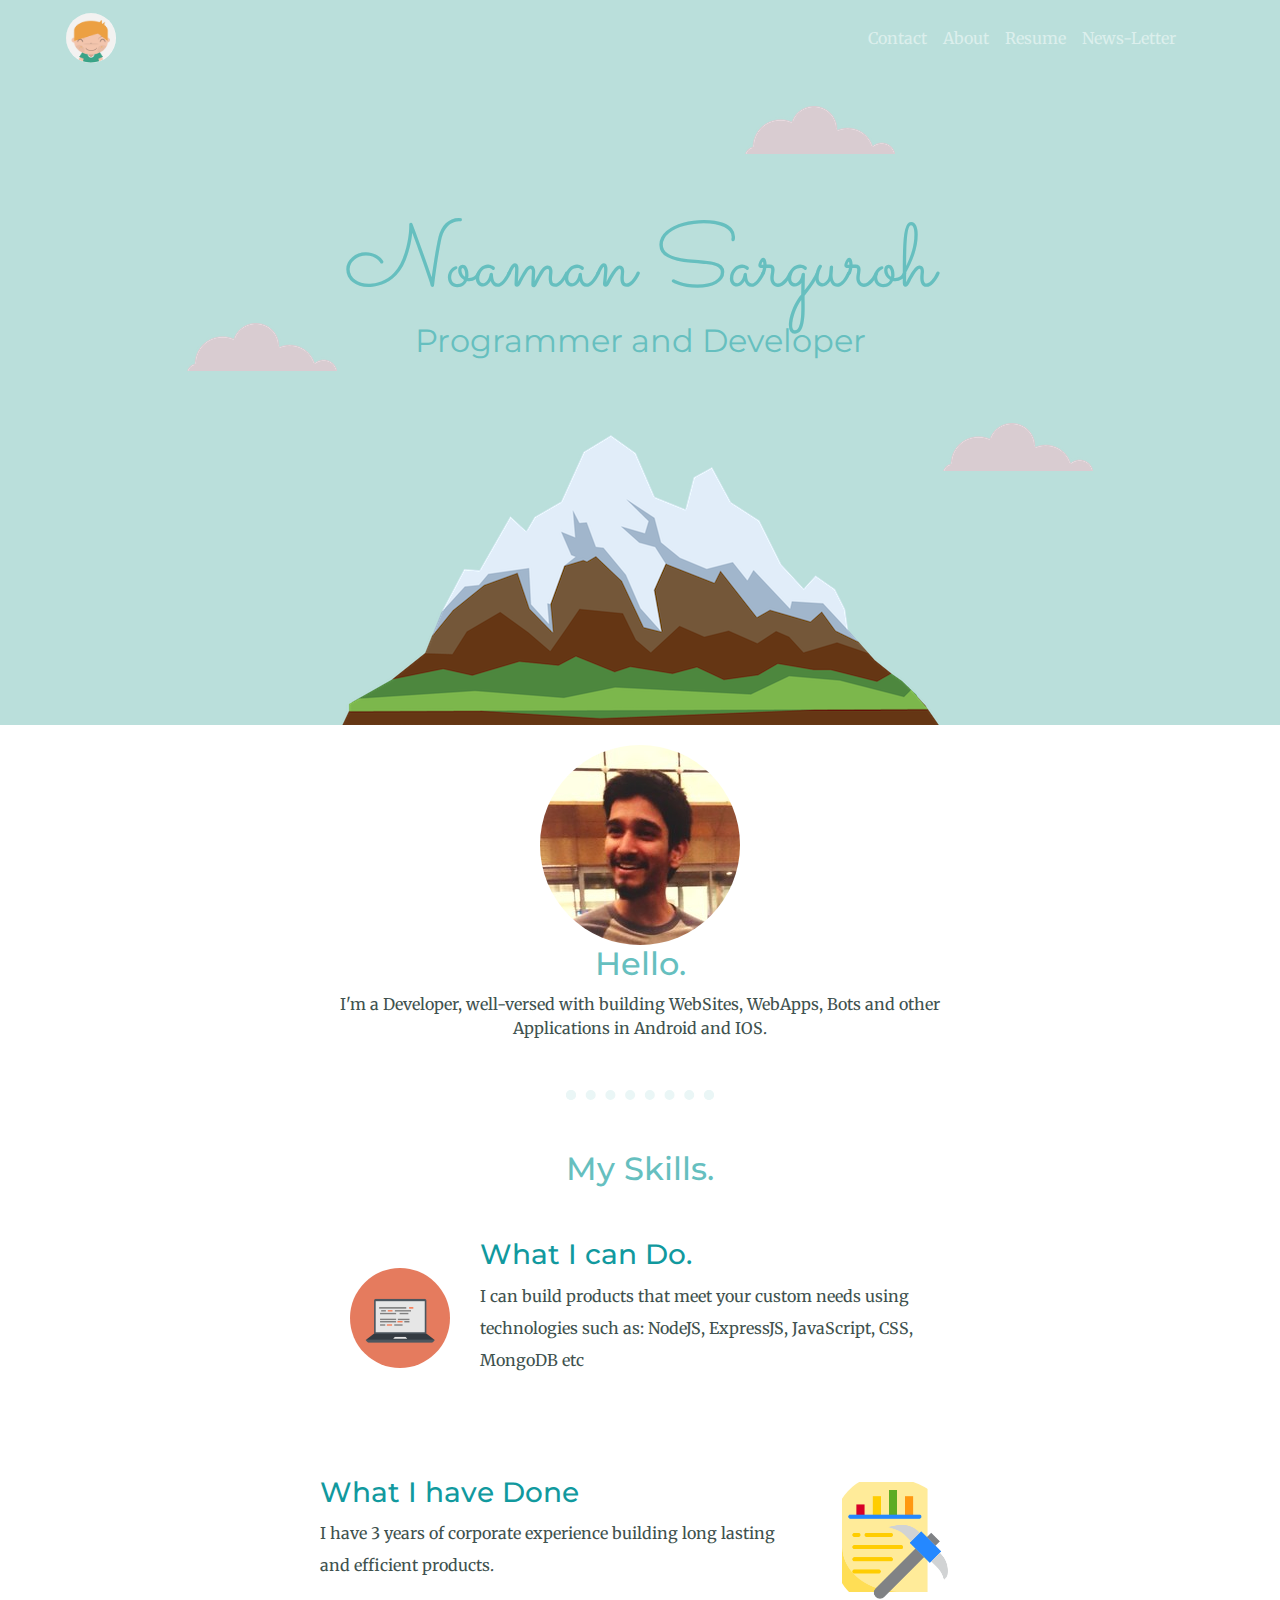
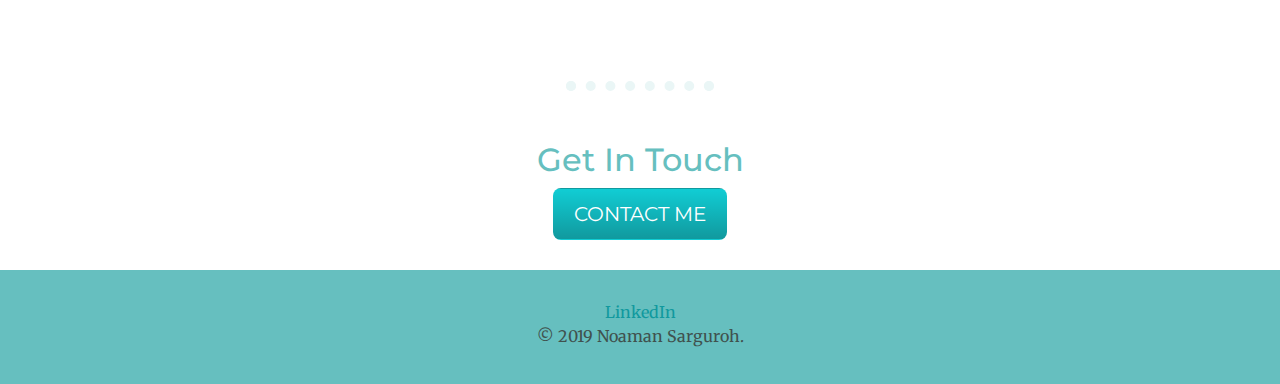
<file: index.html>
<!DOCTYPE html>
<html lang="en" dir="ltr">
  <head>
    <meta charset="utf-8">
    <title>Noaman Sarguroh</title>
    <meta name="viewport" content="width=device-width, initial-scale=1">
  <link rel="stylesheet" href="https://maxcdn.bootstrapcdn.com/bootstrap/4.3.1/css/bootstrap.min.css">
  <script src="https://ajax.googleapis.com/ajax/libs/jquery/3.4.1/jquery.min.js"></script>
  <script src="https://cdnjs.cloudflare.com/ajax/libs/popper.js/1.14.7/umd/popper.min.js"></script>
  <script src="https://maxcdn.bootstrapcdn.com/bootstrap/4.3.1/js/bootstrap.min.js"></script>
    <link rel="stylesheet" href="CSS/styles.css">
    <link rel="icon" href="favicon.png">
    <link href="https://fonts.googleapis.com/css?family=Merriweather|Montserrat|Sacramento&display=swap" rel="stylesheet">
  </head>
  <body>
    <nav class="navbar sticky-top navbar-expand-lg navbar-dark" style="background-color:#badfdb">

   <a class="navbar-brand" href=""><img src="favicon.png" alt="Logo" style="width:50px; height:50px; border-radius:100%; margin-left:100%"></a>

   <button class="navbar-toggler" type="button" data-toggle="collapse" data-target="#navbarTogglerDemo02">
        <span class="navbar-toggler-icon"></span>
    </button>

    <div class="collapse navbar-collapse" id="navbarTogglerDemo02" style="margin-right:80px">

        <ul class="navbar-nav ml-auto">
            <li class="nav-item">
                <a class="nav-link" href="mailto:noamanag12@gmail.com">Contact</a>
            </li>
            <li class="nav-item">
                <a class="nav-link" href="#About">About</a>
            </li>
            <li class="nav-item">
                <a class="nav-link" href="Noaman's Resume (1).pdf">Resume</a>
            </li>
            <li class="nav-item">
                <a class="nav-link" href="https://salty-escarpment-07735.herokuapp.com">News-Letter</a>
            </li>
        </ul>

    </div>
</nav>
    <div class="top-container">
     <img class="cloud-1" src="images/cloud.png" alt="cloud-img">
     <h1>Noaman Sarguroh</h1>
     <h2><span style="font-weight:normal">Programmer and Developer</span></h2>
     <img class="cloud-2" src="images/cloud.png" alt="cloud-img">
     <img src="images/mountain.png" alt="mountain-img">
     <img class="cloud-3" src="images/cloud.png" alt="cloud-img">
    </div>
    <div class="middle-container">
      <div id="About" class="profile">
        <img class="propic" src="images/Noaman.jpeg" alt="Noaman's Picture">
        <h2>Hello.</h2>
        <p>I'm a Developer, well-versed with building WebSites, WebApps, Bots and other Applications in Android and IOS.</p>
      </div>
      <hr>
      <div class="skills">
        <h2>My Skills.</h2>
        <div class="skill-row">
          <img class="skillpic1" src="images/computer.png" alt="Skills">
          <h3>What I can Do.</h3>
          <p>I can build products that meet your custom needs using technologies such as: NodeJS, ExpressJS, JavaScript, CSS, MongoDB etc</p>
        </div>
        <div class="skill-row">
          <img class="skillpic2" src="images/data-mining.png" alt="Projects-Done">
          <h3>What I have Done</h3>
          <p>I have 3 years of corporate experience building long lasting and efficient products.</p>
        </div>
      </div>
      <hr>
      <div class="contact-me">
        <h2>Get In Touch</h2>
        <a class="btn" href="mailto:noamanag12@gmail.com"><span style="box-sizing:border-box">CONTACT ME</span></a>
      </div>
    </div>


    <div class="bottom-container">
      <a class="footer-link" href="https://www.linkedin.com/in/noaman-sarguroh-2a6b88157">LinkedIn</a>
      <p>© 2019 Noaman Sarguroh.</p>
    </div>

  </body>
</html>
</file>
<file: CSS/styles.css>
/***********************TAGS******************/
body {
  color: #40514E;
  margin: 0;
  text-align: center;
  font-family: 'Merriweather', serif
}
hr{
  margin: 50px auto 50px auto;
  border-style: dotted;
  color: #EAF6F6;
  border-top: 5px;
  width: 10%;
  border-width: 10px;
}

h1{
  font-size: 562.5%;
  margin: 50px auto 0 auto;
  font-family: 'Sacramento', cursive;
  color: #66BFBF;
  }

h2{
  font-family: 'Montserrat', sans-serif;
  font-size: 2rem;
  color: #66BFBF;
}

h3{
  font-family: 'Montserrat', sans-serif;
  color: #11999E;
}
a{
  color: #11999E;
}

img{
  background-color: #badfdb;
}
/***********************CLASS******************/
.contact-me{
  margin: 30px auto 30px auto;
}
.skill-row{
  width:50%;
  margin: 50px auto 100px auto;
  text-align: left;
  line-height: 2;
}
.top-container{
  background-color: #badfdb;
  padding-top: 30px;
  line-height: 1.5;
}

.middle-container{

}

.bottom-container{

}
.cloud-1{
  position: relative;
  left: 180px;
  padding-bottom: 10px;
}
.cloud-2{
  position: relative;
  bottom: 200px
}
.cloud-3{
  position: relative;
  bottom: 100px
}
.propic{
  margin-top: 20px;
  border-radius:100%;
  height: 200px;
  width:200px;
}
.skillpic1{
  padding: 30px;
  border-radius:100%;
  width:25%;
  float: left;
  background-color: white;
}
.skillpic2{
  border-radius:100%;
  width:25%;
  float: right;
  padding-left: 30px;
  background-color: white;
}
.profile{
  width: 50%;
  margin: 0 auto 0 auto;
}
.btn {
  background: #11cdd4;
  background-image: -webkit-linear-gradient(top, #11cdd4, #11999e);
  background-image: -moz-linear-gradient(top, #11cdd4, #11999e);
  background-image: -ms-linear-gradient(top, #11cdd4, #11999e);
  background-image: -o-linear-gradient(top, #11cdd4, #11999e);
  background-image: linear-gradient(to bottom, #11cdd4, #11999e);
  -webkit-border-radius: 8;
  -moz-border-radius: 8;
  border-radius: 8px;
  font-family: 'Montserrat', sans-serif;
  color: #ffffff;
  font-size: 20px;
  padding: 10px 20px 10px 20px;
  text-decoration: none;
}

.btn:hover {
  background: #30e3cb;
  background-image: -webkit-linear-gradient(top, #30e3cb, #2bc4ad);
  background-image: -moz-linear-gradient(top, #30e3cb, #2bc4ad);
  background-image: -ms-linear-gradient(top, #30e3cb, #2bc4ad);
  background-image: -o-linear-gradient(top, #30e3cb, #2bc4ad);
  background-image: linear-gradient(to bottom, #30e3cb, #2bc4ad);
  text-decoration: none;
}
.bottom-container{
  background-color: #66BFBF;
  padding-top: 30px;
  padding-bottom: 20px;
}
/***********************ID******************/
</file>
